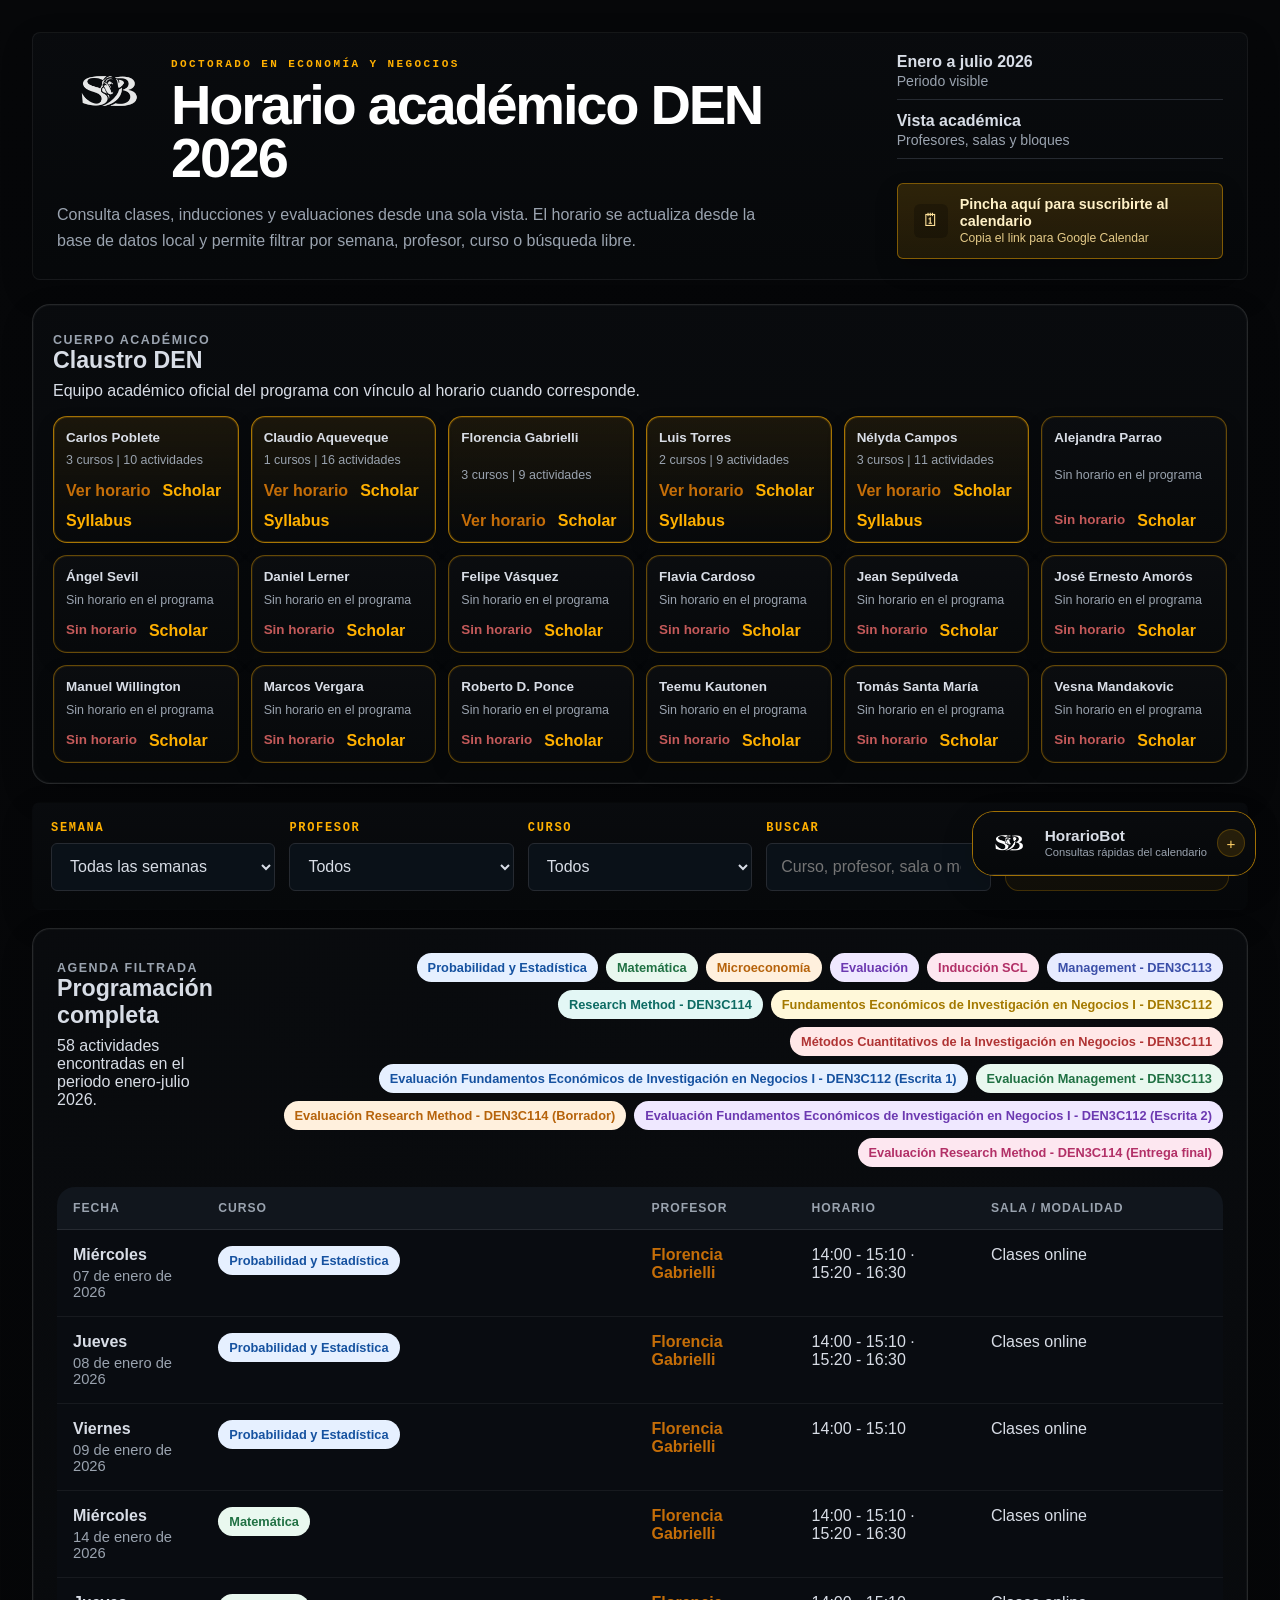
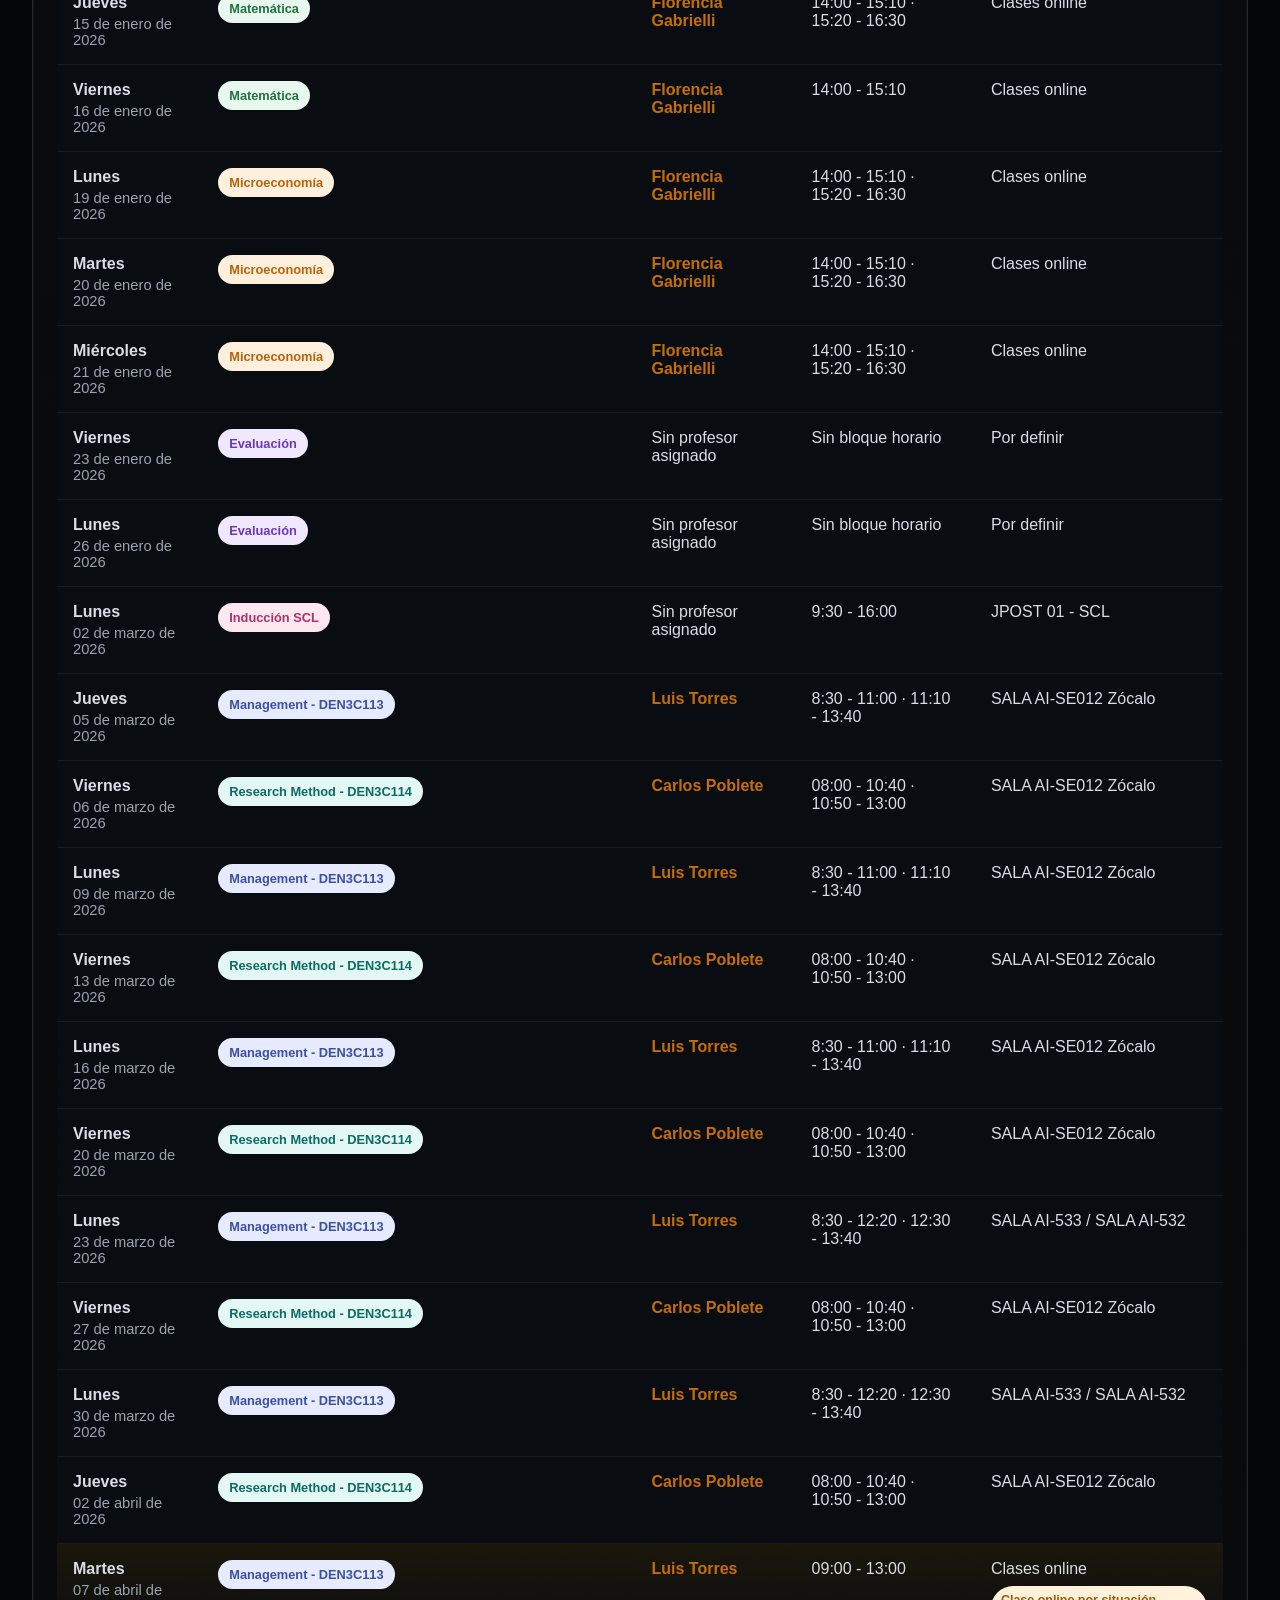
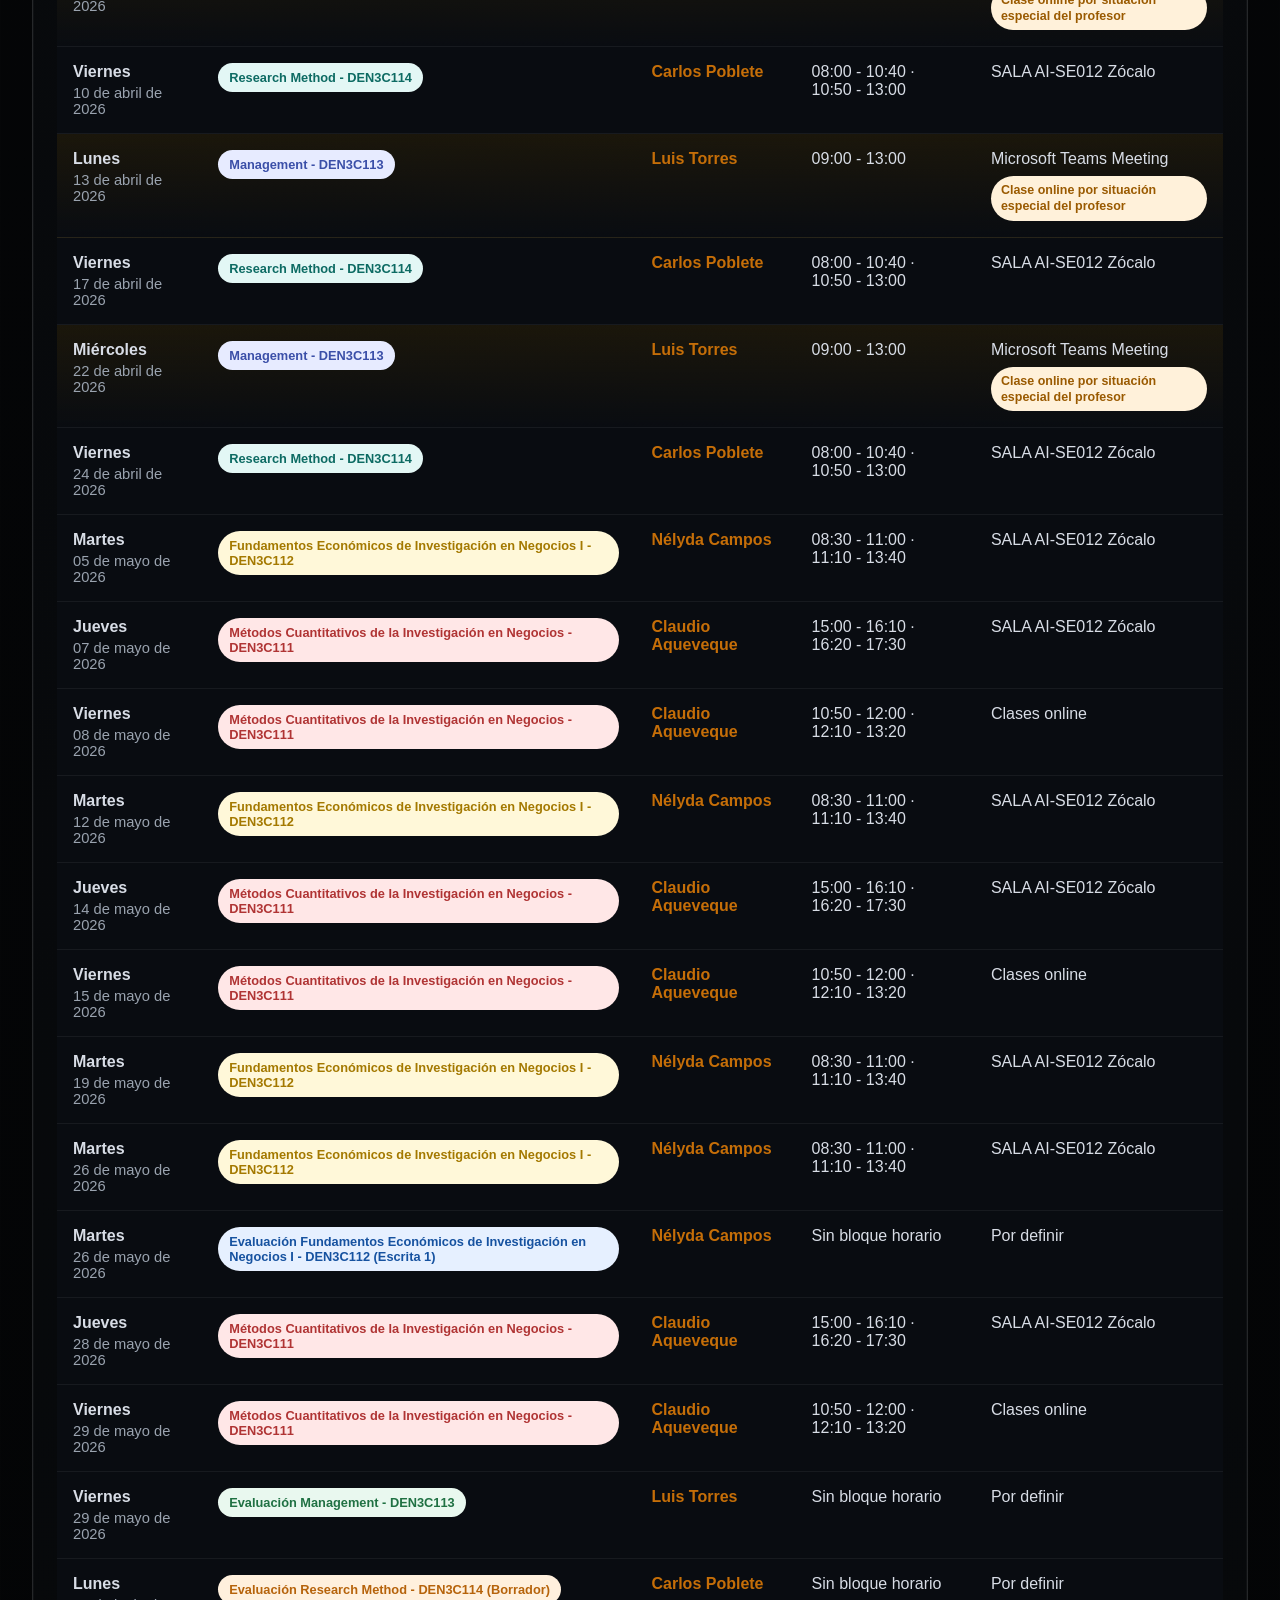
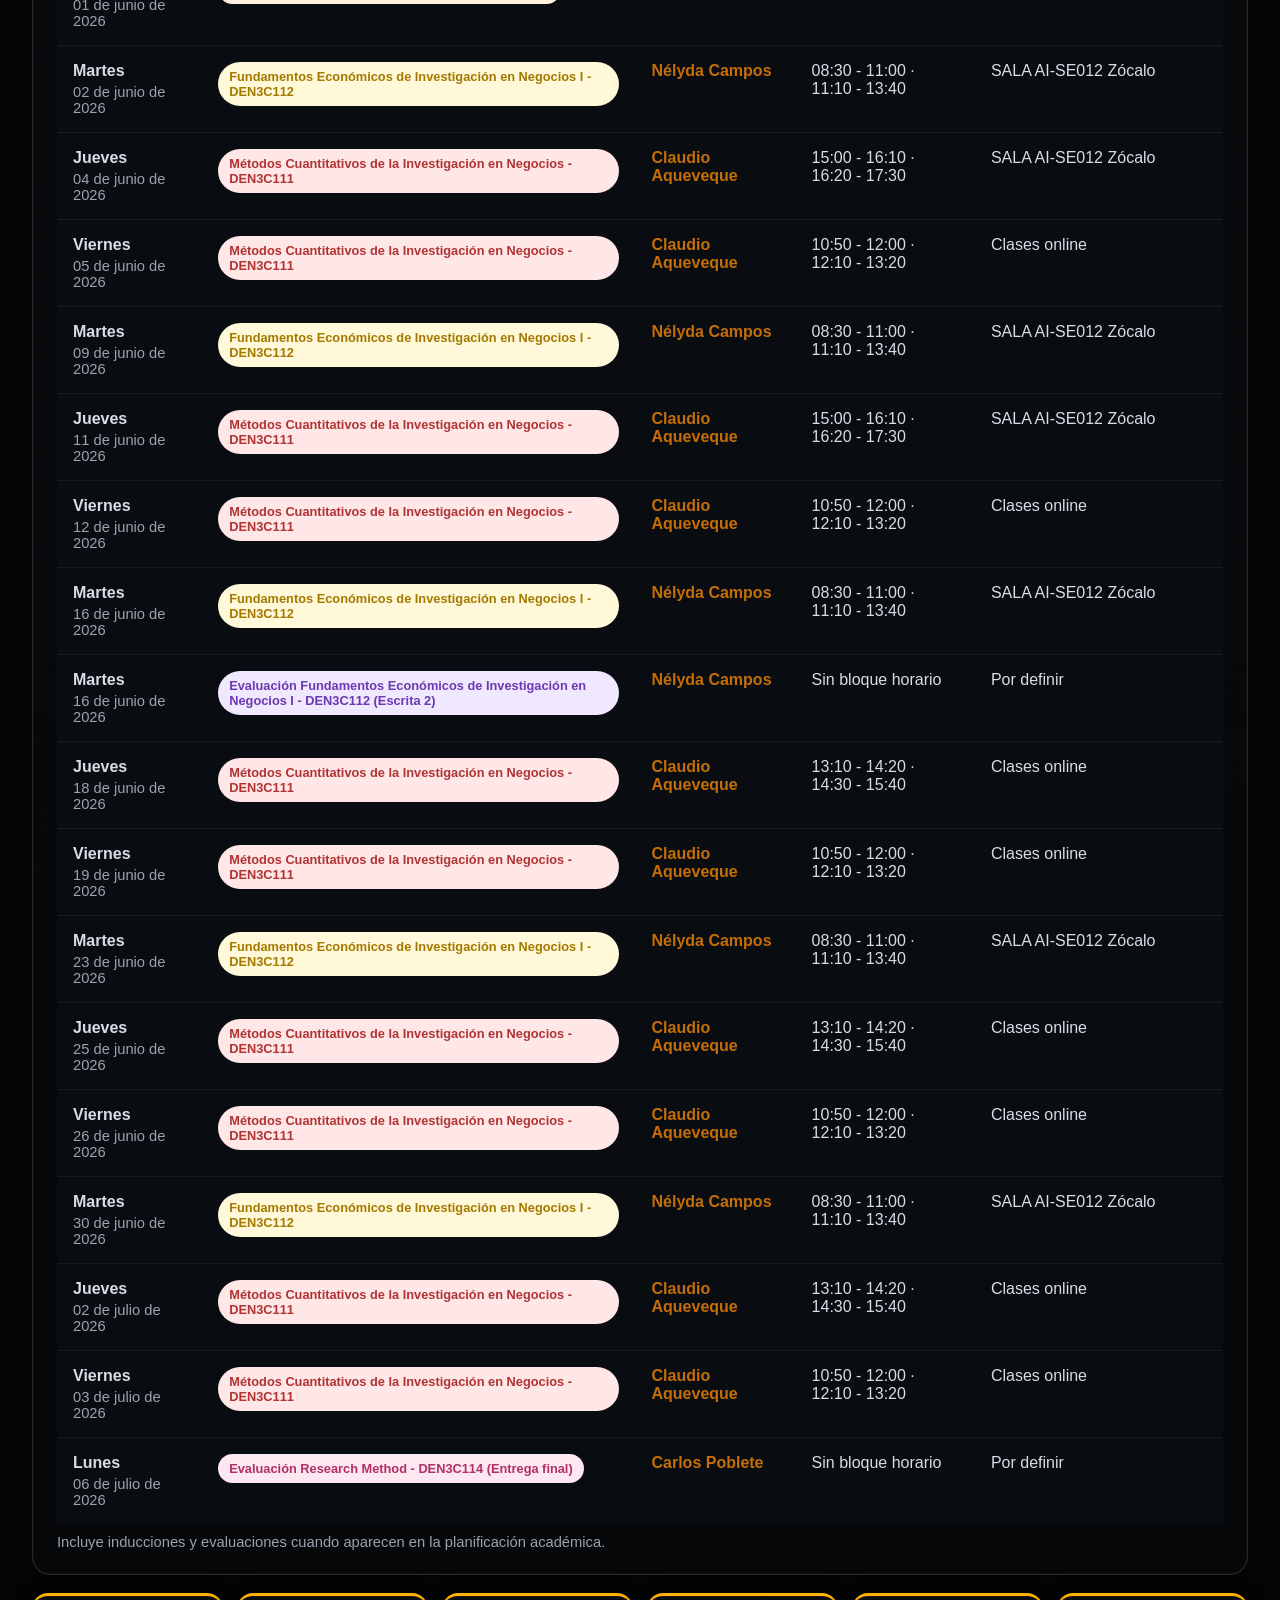
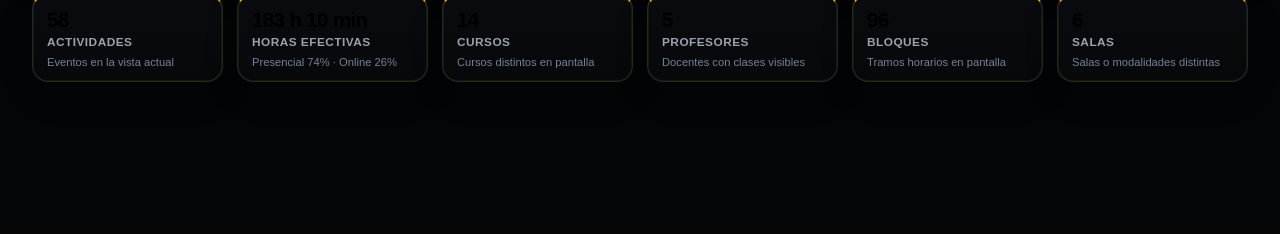
<file: index.html>
<!DOCTYPE html>
<html lang="es">
<head>
<meta charset="UTF-8">
<meta name="viewport" content="width=device-width, initial-scale=1.0">
<title>Horario DEN 2026 | Doctorado en Economía y Negocios UDD</title>
<link rel="stylesheet" href="styles/styles.css?v=20260508f">
<script src="scripts/schedule.js?v=20260508f" defer></script>
<script src="scripts/portal.js?v=20260508f" defer></script>
<script src="scripts/chatbot.js?v=20260508f" defer></script>
</head>
<body>
<main class="container">
<section class="hero">
<div class="hero-copy">
<div class="hero-brand">
<img class="hero-logo" src="logo_clean.png" alt="Logo UDD Negocios">
<div class="hero-brand-copy">
<p class="eyebrow">Doctorado en Economía y Negocios</p>
<h1>Horario académico DEN 2026</h1>
</div>
</div>
<p class="hero-text">
Consulta clases, inducciones y evaluaciones desde una sola vista. El horario se
actualiza desde la base de datos local y permite filtrar por semana, profesor,
curso o búsqueda libre.
</p>
</div>

<div class="hero-meta" aria-label="Resumen de cobertura del horario">
<article class="meta-card">
<strong>Enero a julio 2026</strong>
<span>Periodo visible</span>
</article>
<article class="meta-card">
<strong>Vista académica</strong>
<span>Profesores, salas y bloques</span>
</article>
<div class="meta-download-wrap">
<button id="subscribeICS" class="meta-subscribe" type="button">
<span class="meta-subscribe-icon" aria-hidden="true">🗓</span>
<span class="meta-subscribe-copy">
<strong>Pincha aquí para suscribirte al calendario</strong>
<span id="subscribeHint">Copia el link para Google Calendar</span>
</span>
</button>
</div>
</div>
</section>

<section class="workspace" aria-label="Panel de horario académico">
<section class="panel panel-compact faculty-band">
<header class="side-head">
<div>
<p class="section-label">Cuerpo académico</p>
<h2>Claustro DEN</h2>
<p>Equipo académico oficial del programa con vínculo al horario cuando corresponde.</p>
</div>
</header>
<div id="facultyGrid" class="faculty-band"></div>
</section>

<div class="toolbar">
<div class="control">
<label for="weekSelector">Semana</label>
<select id="weekSelector"></select>
</div>

<div class="control">
<label for="profSelector">Profesor</label>
<select id="profSelector"></select>
</div>

<div class="control">
<label for="courseSelector">Curso</label>
<select id="courseSelector"></select>
</div>

<div class="control">
<label for="searchInput">Buscar</label>
<input
id="searchInput"
name="searchInput"
type="search"
placeholder="Curso, profesor, sala o modalidad"
autocomplete="off"
>
</div>

<div class="control actions">
<button id="resetFilters" class="secondary-btn" type="button">
Limpiar filtros
</button>
</div>
</div>

<section class="active-filters" id="activeFilters" aria-live="polite"></section>

<div class="content-grid">
<section class="panel schedule-panel">
<header class="panel-head">
<div>
<p class="section-label">Agenda filtrada</p>
<h2 id="weekTitle">Cargando horario</h2>
<p id="weekSubtitle"></p>
</div>
<div class="legend" id="legend" aria-label="Cursos visibles"></div>
</header>

<div id="tableWrap" class="table-wrap" aria-live="polite"></div>

<footer class="footer-note">
Incluye inducciones y evaluaciones cuando aparecen en la planificación académica.
</footer>
</section>
</div>

<section class="summary" id="summary" aria-live="polite"></section>
</section>
</main>

<section id="den-chatbot" class="chatbot minimized" aria-label="Asistente del horario">
<header class="chat-header">
<div class="chat-brand">
<img class="chat-logo" src="logo_clean.png" alt="Logo UDD Negocios">
<div>
<span class="chat-title">HorarioBot</span>
<p class="chat-subtitle">Consultas rápidas del calendario</p>
</div>
</div>
<button
id="chat-toggle"
class="icon-btn"
aria-label="Abrir o cerrar chatbot"
aria-expanded="false"
type="button"
>
+
</button>
</header>

<div id="den-chat-window" class="chat-window" aria-live="polite"></div>
</section>
</body>
</html>
</file>
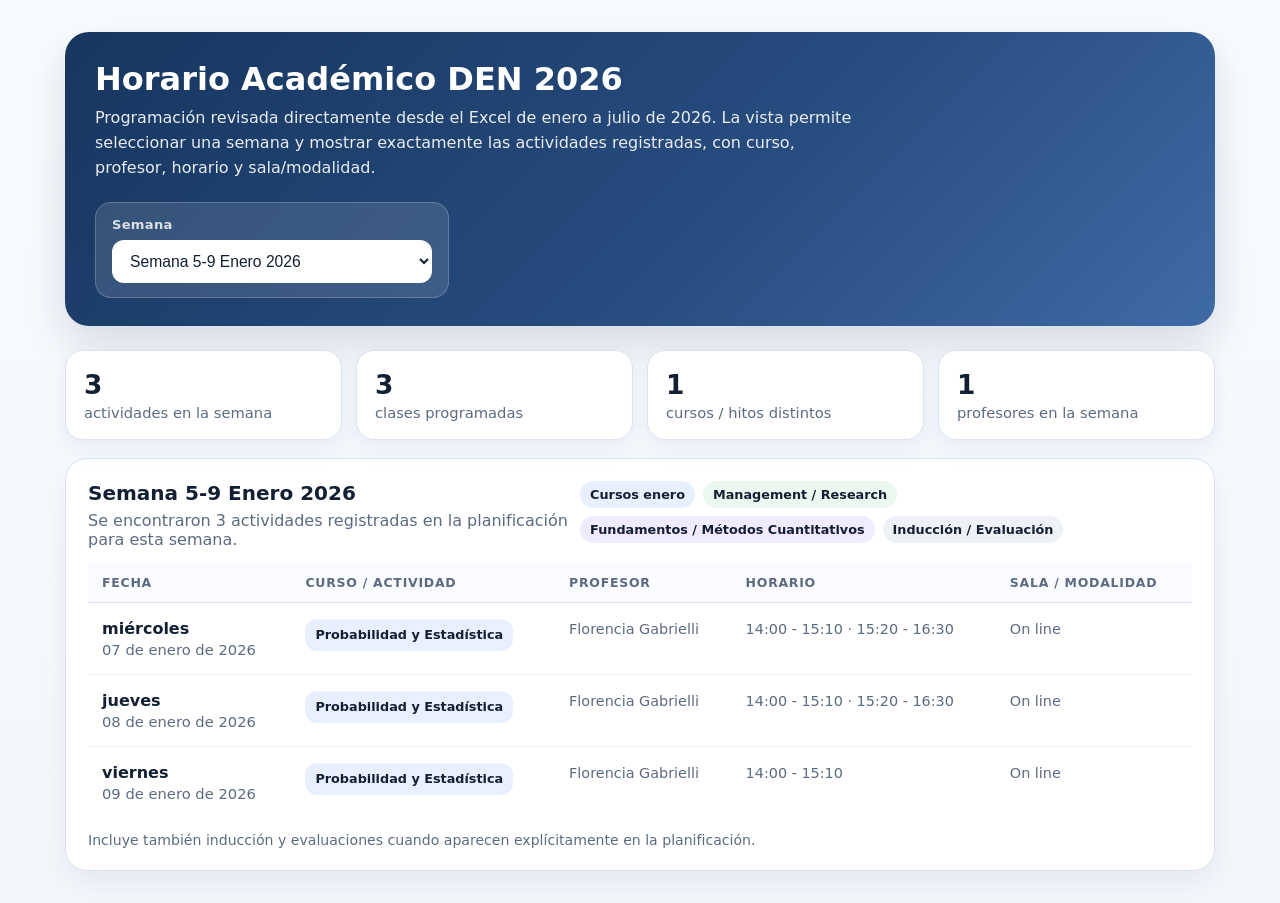
<file: horario.html>
<!DOCTYPE html>
<html lang="es">
<head>
<meta charset="UTF-8">
<meta name="viewport" content="width=device-width, initial-scale=1.0">
<title>Horario Académico DEN 2026</title>
<style>
:root {
  --bg:#f3f6fb; --card:#ffffff; --line:#dbe3ef; --text:#132033; --muted:#5c6b80;
  --blue:#e8f0ff; --green:#eaf8ef; --amber:#fff4df; --rose:#ffeaf0; --violet:#f1ebff; --slate:#eef2f7;
}
* { box-sizing:border-box; }
body {
  margin:0; padding:32px; background:linear-gradient(180deg,#f8fbff 0%,var(--bg) 100%);
  color:var(--text); font-family:Inter, ui-sans-serif, system-ui, -apple-system, BlinkMacSystemFont, "Segoe UI", sans-serif;
}
.container { max-width:1150px; margin:0 auto; }
.hero {
  background:linear-gradient(135deg,#17365f 0%,#264b7d 55%,#3e6aa6 100%);
  color:#fff; border-radius:24px; padding:28px 30px; box-shadow:0 18px 42px rgba(18,39,67,.14);
}
.hero h1 { margin:0 0 8px; font-size:2rem; }
.hero p { margin:0; max-width:760px; color:rgba(255,255,255,.9); line-height:1.55; }
.controls {
  margin-top:22px; display:flex; flex-wrap:wrap; gap:14px; align-items:end;
}
.control {
  background:rgba(255,255,255,.12); border:1px solid rgba(255,255,255,.2); border-radius:16px; padding:14px 16px;
}
.control label { display:block; font-size:.82rem; color:rgba(255,255,255,.82); margin-bottom:8px; font-weight:700; letter-spacing:.02em; }
select {
  min-width:320px; max-width:100%; padding:12px 14px; border-radius:12px; border:none; font-size:0.98rem;
  color:var(--text); background:#fff;
}
.summary {
  margin:24px 0 18px; display:grid; grid-template-columns:repeat(auto-fit,minmax(190px,1fr)); gap:14px;
}
.sum-card {
  background:var(--card); border:1px solid var(--line); border-radius:18px; padding:18px; box-shadow:0 8px 24px rgba(18,39,67,.06);
}
.sum-card .k { font-size:1.65rem; font-weight:800; margin-bottom:4px; }
.sum-card .v { color:var(--muted); font-size:.92rem; }
.panel {
  background:var(--card); border:1px solid var(--line); border-radius:22px; padding:22px; box-shadow:0 12px 28px rgba(18,39,67,.06);
}
.panel-head {
  display:flex; justify-content:space-between; align-items:flex-start; gap:12px; margin-bottom:14px;
}
.panel-head h2 { margin:0; font-size:1.25rem; }
.panel-head p { margin:6px 0 0; color:var(--muted); }
.legend { display:flex; flex-wrap:wrap; gap:8px; }
.badge {
  display:inline-flex; align-items:center; padding:6px 10px; border-radius:999px; font-size:.8rem; font-weight:700;
}
.b-blue{background:var(--blue)} .b-green{background:var(--green)} .b-amber{background:var(--amber)}
.b-rose{background:var(--rose)} .b-violet{background:var(--violet)} .b-slate{background:var(--slate)}
table { width:100%; border-collapse:separate; border-spacing:0; overflow:hidden; }
thead th {
  text-align:left; font-size:.78rem; text-transform:uppercase; letter-spacing:.06em; color:var(--muted);
  padding:12px 14px; background:#f9fbfe; border-bottom:1px solid var(--line);
}
tbody td {
  padding:16px 14px; border-bottom:1px solid #edf2f8; vertical-align:top;
}
tbody tr:last-child td { border-bottom:none; }
.datebox .day { font-weight:800; }
.datebox .date { color:var(--muted); font-size:.92rem; margin-top:3px; }
.course {
  display:inline-block; padding:7px 10px; border-radius:12px; font-weight:800; line-height:1.35;
}
.meta { color:var(--muted); font-size:.9rem; line-height:1.5; }
.empty {
  padding:36px 18px; text-align:center; color:var(--muted); border:1px dashed var(--line); border-radius:16px; background:#fbfdff;
}
.footer { margin-top:14px; color:var(--muted); font-size:.88rem; }
@media (max-width: 820px) {
  body { padding:18px; }
  .hero { padding:22px 20px; }
  select { min-width:100%; }
  .panel { padding:16px; }
  table, thead, tbody, tr, th, td { display:block; width:100%; }
  thead { display:none; }
  tbody tr { border:1px solid var(--line); border-radius:16px; margin-bottom:12px; overflow:hidden; }
  tbody td { border-bottom:1px solid #edf2f8; }
  tbody td:last-child { border-bottom:none; }
  tbody td::before {
    content:attr(data-label); display:block; font-size:.74rem; text-transform:uppercase; color:var(--muted); margin-bottom:6px; letter-spacing:.05em;
  }
}
</style>
</head>
<body>
<div class="container">
  <section class="hero">
    <h1>Horario Académico DEN 2026</h1>
    <p>Programación revisada directamente desde el Excel de enero a julio de 2026. La vista permite seleccionar una semana y mostrar exactamente las actividades registradas, con curso, profesor, horario y sala/modalidad.</p>
    <div class="controls">
      <div class="control">
        <label for="weekSelector">Semana</label>
        <select id="weekSelector"><option value="2026-01-05">Semana 5-9 Enero 2026</option>
<option value="2026-01-12">Semana 12-16 Enero 2026</option>
<option value="2026-01-19">Semana 19-23 Enero 2026</option>
<option value="2026-01-26">Semana 26-30 Enero 2026</option>
<option value="2026-03-02">Semana 2-6 Marzo 2026</option>
<option value="2026-03-09">Semana 9-13 Marzo 2026</option>
<option value="2026-03-16">Semana 16-20 Marzo 2026</option>
<option value="2026-03-23">Semana 23-27 Marzo 2026</option>
<option value="2026-03-30">Semana 30 Marzo - 3 Abril 2026</option>
<option value="2026-04-06">Semana 6-10 Abril 2026</option>
<option value="2026-04-13">Semana 13-17 Abril 2026</option>
<option value="2026-04-20">Semana 20-24 Abril 2026</option>
<option value="2026-05-04">Semana 4-8 Mayo 2026</option>
<option value="2026-05-11">Semana 11-15 Mayo 2026</option>
<option value="2026-05-18">Semana 18-22 Mayo 2026</option>
<option value="2026-05-25">Semana 25-29 Mayo 2026</option>
<option value="2026-06-01">Semana 1-5 Junio 2026</option>
<option value="2026-06-08">Semana 8-12 Junio 2026</option>
<option value="2026-06-15">Semana 15-19 Junio 2026</option>
<option value="2026-06-22">Semana 22-26 Junio 2026</option>
<option value="2026-06-29">Semana 29 Junio - 3 Julio 2026</option></select>
      </div>
    </div>
  </section>

  <section class="summary" id="summary"></section>

  <section class="panel">
    <div class="panel-head">
      <div>
        <h2 id="weekTitle">Semana</h2>
        <p id="weekSubtitle"></p>
      </div>
      <div class="legend">
        <span class="badge b-blue">Cursos enero</span>
        <span class="badge b-green">Management / Research</span>
        <span class="badge b-violet">Fundamentos / Métodos Cuantitativos</span>
        <span class="badge b-slate">Inducción / Evaluación</span>
      </div>
    </div>
    <div id="tableWrap"></div>
    <div class="footer">Incluye también inducción y evaluaciones cuando aparecen explícitamente en la planificación.</div>
  </section>
</div>

<script>
const schedule = [{"date": "2026-01-07", "course": "Probabilidad y Estadística", "professor": "Florencia Gabrielli", "time": "14:00 - 15:10 · 15:20 - 16:30", "location": "On line"}, {"date": "2026-01-08", "course": "Probabilidad y Estadística", "professor": "Florencia Gabrielli", "time": "14:00 - 15:10 · 15:20 - 16:30", "location": "On line"}, {"date": "2026-01-09", "course": "Probabilidad y Estadística", "professor": "Florencia Gabrielli", "time": "14:00 - 15:10", "location": "On line"}, {"date": "2026-01-14", "course": "Matemática", "professor": "Florencia Gabrielli", "time": "14:00 - 15:10 · 15:20 - 16:30", "location": "On line"}, {"date": "2026-01-15", "course": "Matemática", "professor": "Florencia Gabrielli", "time": "14:00 - 15:10 · 15:20 - 16:30", "location": "On line"}, {"date": "2026-01-16", "course": "Matemática", "professor": "Florencia Gabrielli", "time": "14:00 - 15:10", "location": "On line"}, {"date": "2026-01-19", "course": "Microeconomía", "professor": "Florencia Gabrielli", "time": "14:00 - 15:10 · 15:20 - 16:30", "location": "On line"}, {"date": "2026-01-20", "course": "Microeconomía", "professor": "Florencia Gabrielli", "time": "14:00 - 15:10 · 15:20 - 16:30", "location": "On line"}, {"date": "2026-01-21", "course": "Microeconomía", "professor": "Florencia Gabrielli", "time": "14:00 - 15:10 · 15:20 - 16:30", "location": "On line"}, {"date": "2026-01-23", "course": "Evaluación", "professor": "", "time": "", "location": ""}, {"date": "2026-01-26", "course": "Evaluación", "professor": "", "time": "", "location": ""}, {"date": "2026-03-02", "course": "Inducción SCL", "professor": "", "time": "9:30 - 16:00", "location": "JPOST 01 - SCL"}, {"date": "2026-03-05", "course": "Management - DEN3C113", "professor": "Luis Torres", "time": "8:30 - 11:00 · 11:10 - 13:40", "location": "SALA AI-SE012 Zócalo"}, {"date": "2026-03-06", "course": "Research Method - DEN3C114", "professor": "Carlos Poblete", "time": "08:00 - 10:40 · 10:50 - 13:00", "location": "SALA AI-SE012 Zócalo"}, {"date": "2026-03-09", "course": "Management - DEN3C113", "professor": "Luis Torres", "time": "8:30 - 11:00 · 11:10 - 13:40", "location": "SALA AI-SE012 Zócalo"}, {"date": "2026-03-13", "course": "Research Method - DEN3C114", "professor": "Carlos Poblete", "time": "08:00 - 10:40 · 10:50 - 13:00", "location": "SALA AI-SE012 Zócalo"}, {"date": "2026-03-16", "course": "Management - DEN3C113", "professor": "Luis Torres", "time": "8:30 - 11:00 · 11:10 - 13:40", "location": "SALA AI-SE012 Zócalo"}, {"date": "2026-03-20", "course": "Research Method - DEN3C114", "professor": "Carlos Poblete", "time": "08:00 - 10:40 · 10:50 - 13:00", "location": "SALA AI-SE012 Zócalo"}, {"date": "2026-03-23", "course": "Management - DEN3C113", "professor": "Luis Torres", "time": "8:30 - 12:20 · 12:30 - 13:40", "location": "SALA AI-533 / SALA AI-532"}, {"date": "2026-03-27", "course": "Research Method - DEN3C114", "professor": "Carlos Poblete", "time": "08:00 - 10:40 · 10:50 - 13:00", "location": "SALA AI-SE012 Zócalo"}, {"date": "2026-03-30", "course": "Management - DEN3C113", "professor": "Luis Torres", "time": "8:30 - 12:20 · 12:30 - 13:40", "location": "SALA AI-533 / SALA AI-532"}, {"date": "2026-04-02", "course": "Research Method - DEN3C114", "professor": "Carlos Poblete", "time": "08:00 - 10:40 · 10:50 - 13:00", "location": "SALA AI-SE012 Zócalo"}, {"date": "2026-04-06", "course": "Management - DEN3C113", "professor": "Luis Torres", "time": "8:30 - 12:20 · 12:30 - 13:40", "location": "SALA AI-533 / SALA AI-532"}, {"date": "2026-04-10", "course": "Research Method - DEN3C114", "professor": "Carlos Poblete", "time": "08:00 - 10:40 · 10:50 - 13:00", "location": "SALA AI-SE012 Zócalo"}, {"date": "2026-04-13", "course": "Management - DEN3C113", "professor": "Luis Torres", "time": "8:30 - 12:20 · 12:30 - 13:40", "location": "SALA AI-533 / SALA AI-532"}, {"date": "2026-04-17", "course": "Research Method - DEN3C114", "professor": "Carlos Poblete", "time": "08:00 - 10:40 · 10:50 - 13:00", "location": "SALA AI-SE012 Zócalo"}, {"date": "2026-04-20", "course": "Management - DEN3C113", "professor": "Luis Torres", "time": "8:30 - 11:00 · 11:10 - 13:40", "location": "SALA AI-533"}, {"date": "2026-04-24", "course": "Research Method - DEN3C114", "professor": "Carlos Poblete", "time": "08:00 - 10:40 · 10:50 - 13:00", "location": "SALA AI-SE012 Zócalo"}, {"date": "2026-05-05", "course": "Fundamentos Económicos de Investigación en Negocios I - DEN3C112", "professor": "Nélyda Campos", "time": "08:30 - 9:40 · 12:30 - 15:00", "location": "SALA AI-SA404 / SALA AI-SA404"}, {"date": "2026-05-07", "course": "Métodos Cuantitativos de la Investigación en Negocios - DEN3C111", "professor": "Claudio Aqueveque", "time": "13:10 - 14:20 · 14:30 - 15:40", "location": "SALA AI-SE012 Zócalo"}, {"date": "2026-05-08", "course": "Métodos Cuantitativos de la Investigación en Negocios - DEN3C111", "professor": "Claudio Aqueveque", "time": "10:50 - 12:00 · 12:10 - 13:20", "location": "Clases on-line"}, {"date": "2026-05-12", "course": "Fundamentos Económicos de Investigación en Negocios I - DEN3C112", "professor": "Nélyda Campos", "time": "08:30 - 11:00 · 11:10 - 13:40", "location": "SALA AI-SE012 Zócalo"}, {"date": "2026-05-14", "course": "Métodos Cuantitativos de la Investigación en Negocios - DEN3C111", "professor": "Claudio Aqueveque", "time": "13:10 - 14:20 · 14:30 - 15:40", "location": "SALA AI-SE012 Zócalo"}, {"date": "2026-05-15", "course": "Métodos Cuantitativos de la Investigación en Negocios - DEN3C111", "professor": "Claudio Aqueveque", "time": "10:50 - 12:00 · 12:10 - 13:20", "location": "Clases on-line"}, {"date": "2026-05-19", "course": "Fundamentos Económicos de Investigación en Negocios I - DEN3C112", "professor": "Nélyda Campos", "time": "08:30 - 9:40 · 12:30 - 15:00", "location": "SALA AI-SA404 / SALA AI-SA404"}, {"date": "2026-05-26", "course": "Fundamentos Económicos de Investigación en Negocios I - DEN3C112", "professor": "Nélyda Campos", "time": "08:30 - 11:00 · 11:10 - 13:40", "location": "SALA AI-SE012 Zócalo"}, {"date": "2026-05-28", "course": "Métodos Cuantitativos de la Investigación en Negocios - DEN3C111", "professor": "Claudio Aqueveque", "time": "13:10 - 14:20 · 14:30 - 15:40", "location": "SALA AI-SE012 Zócalo"}, {"date": "2026-05-29", "course": "Métodos Cuantitativos de la Investigación en Negocios - DEN3C111", "professor": "Claudio Aqueveque", "time": "10:50 - 12:00 · 12:10 - 13:20", "location": "Clases on-line"}, {"date": "2026-06-02", "course": "Fundamentos Económicos de Investigación en Negocios I - DEN3C112", "professor": "Nélyda Campos", "time": "08:30 - 9:40 · 12:30 - 15:00", "location": "SALA AI-SA404 / SALA AI-SA404"}, {"date": "2026-06-04", "course": "Métodos Cuantitativos de la Investigación en Negocios - DEN3C111", "professor": "Claudio Aqueveque", "time": "13:10 - 14:20 · 14:30 - 15:40", "location": "SALA AI-SE012 Zócalo"}, {"date": "2026-06-05", "course": "Métodos Cuantitativos de la Investigación en Negocios - DEN3C111", "professor": "Claudio Aqueveque", "time": "10:50 - 12:00 · 12:10 - 13:20", "location": "Clases on-line"}, {"date": "2026-06-09", "course": "Fundamentos Económicos de Investigación en Negocios I - DEN3C112", "professor": "Nélyda Campos", "time": "08:30 - 11:00 · 11:10 - 13:40", "location": "SALA AI-SE012 Zócalo"}, {"date": "2026-06-11", "course": "Métodos Cuantitativos de la Investigación en Negocios - DEN3C111", "professor": "Claudio Aqueveque", "time": "13:10 - 14:20 · 14:30 - 15:40", "location": "SALA AI-SE012 Zócalo"}, {"date": "2026-06-12", "course": "Métodos Cuantitativos de la Investigación en Negocios - DEN3C111", "professor": "Claudio Aqueveque", "time": "10:50 - 12:00 · 12:10 - 13:20", "location": "Clases on-line"}, {"date": "2026-06-16", "course": "Fundamentos Económicos de Investigación en Negocios I - DEN3C112", "professor": "Nélyda Campos", "time": "08:30 - 11:00 · 11:10 - 13:40", "location": "SALA AI-SE012 Zócalo"}, {"date": "2026-06-18", "course": "Métodos Cuantitativos de la Investigación en Negocios - DEN3C111", "professor": "Claudio Aqueveque", "time": "13:10 - 14:20 · 14:30 - 15:40", "location": "Clases on-line"}, {"date": "2026-06-19", "course": "Métodos Cuantitativos de la Investigación en Negocios - DEN3C111", "professor": "Claudio Aqueveque", "time": "10:50 - 12:00 · 12:10 - 13:20", "location": "Clases on-line"}, {"date": "2026-06-23", "course": "Fundamentos Económicos de Investigación en Negocios I - DEN3C112", "professor": "Nélyda Campos", "time": "08:30 - 9:40 · 12:30 - 15:00", "location": "SALA AI-SA404 / SALA AI-SA404"}, {"date": "2026-06-25", "course": "Métodos Cuantitativos de la Investigación en Negocios - DEN3C111", "professor": "Claudio Aqueveque", "time": "13:10 - 14:20 · 14:30 - 15:40", "location": "Clases on-line"}, {"date": "2026-06-26", "course": "Métodos Cuantitativos de la Investigación en Negocios - DEN3C111", "professor": "Claudio Aqueveque", "time": "10:50 - 12:00 · 12:10 - 13:20", "location": "Clases on-line"}, {"date": "2026-06-30", "course": "Fundamentos Económicos de Investigación en Negocios I - DEN3C112", "professor": "Nélyda Campos", "time": "08:30 - 9:40 · 12:30 - 15:00", "location": "SALA AI-SA404 / SALA AI-SA404"}, {"date": "2026-07-02", "course": "Métodos Cuantitativos de la Investigación en Negocios - DEN3C111", "professor": "Claudio Aqueveque", "time": "13:10 - 14:20 · 14:30 - 15:40", "location": "Clases on-line"}, {"date": "2026-07-03", "course": "Métodos Cuantitativos de la Investigación en Negocios - DEN3C111", "professor": "Claudio Aqueveque", "time": "10:50 - 12:00 · 12:10 - 13:20", "location": "Clases on-line"}];

function mondayOf(dateStr) {
  const d = new Date(dateStr + "T00:00:00");
  const weekday = (d.getDay() + 6) % 7;
  d.setDate(d.getDate() - weekday);
  return d.toISOString().slice(0,10);
}

function prettyDate(dateStr) {
  const d = new Date(dateStr + "T00:00:00");
  return d.toLocaleDateString("es-CL", { weekday:"long", day:"2-digit", month:"long", year:"numeric" });
}

function courseClass(course) {
  const c = course.toLowerCase();
  if (c.includes("management") || c.includes("research")) return "b-green";
  if (c.includes("fundamentos") || c.includes("métodos")) return "b-violet";
  if (c.includes("probabilidad") || c.includes("matemática") || c.includes("microeconomía")) return "b-blue";
  return "b-slate";
}

function renderSummary(rows) {
  const classes = rows.filter(r => !r.course.toLowerCase().includes("evaluación") && !r.course.toLowerCase().includes("inducción")).length;
  const courses = new Set(rows.map(r => r.course)).size;
  const profs = new Set(rows.map(r => r.professor).filter(Boolean)).size;
  document.getElementById("summary").innerHTML = `
    <article class="sum-card"><div class="k">${rows.length}</div><div class="v">actividades en la semana</div></article>
    <article class="sum-card"><div class="k">${classes}</div><div class="v">clases programadas</div></article>
    <article class="sum-card"><div class="k">${courses}</div><div class="v">cursos / hitos distintos</div></article>
    <article class="sum-card"><div class="k">${profs}</div><div class="v">profesores en la semana</div></article>
  `;
}

function renderWeek() {
  const weekStart = document.getElementById("weekSelector").value;
  const rows = schedule
    .filter(r => mondayOf(r.date) === weekStart)
    .sort((a,b) => a.date.localeCompare(b.date) || a.time.localeCompare(b.time));

  const titleOpt = document.querySelector(`#weekSelector option[value="${weekStart}"]`);
  document.getElementById("weekTitle").textContent = titleOpt ? titleOpt.textContent : "Semana seleccionada";
  document.getElementById("weekSubtitle").textContent = rows.length
    ? `Se encontraron ${rows.length} actividades registradas en la planificación para esta semana.`
    : "No hay actividades registradas para esta semana en la planificación.";

  renderSummary(rows);

  const wrap = document.getElementById("tableWrap");
  if (!rows.length) {
    wrap.innerHTML = `<div class="empty">No hay actividades cargadas para esta semana.</div>`;
    return;
  }

  wrap.innerHTML = `
    <table>
      <thead>
        <tr>
          <th>Fecha</th>
          <th>Curso / actividad</th>
          <th>Profesor</th>
          <th>Horario</th>
          <th>Sala / modalidad</th>
        </tr>
      </thead>
      <tbody>
        ${
          rows.map(r => `
            <tr>
              <td data-label="Fecha">
                <div class="datebox">
                  <div class="day">${prettyDate(r.date).split(",")[0]}</div>
                  <div class="date">${prettyDate(r.date).replace(/^[^,]+,\s*/, "")}</div>
                </div>
              </td>
              <td data-label="Curso / actividad">
                <span class="course badge ${courseClass(r.course)}">${r.course}</span>
              </td>
              <td data-label="Profesor"><div class="meta">${r.professor || "-"}</div></td>
              <td data-label="Horario"><div class="meta">${r.time || "-"}</div></td>
              <td data-label="Sala / modalidad"><div class="meta">${r.location || "-"}</div></td>
            </tr>
          `).join("")
        }
      </tbody>
    </table>
  `;
}

document.getElementById("weekSelector").addEventListener("change", renderWeek);
renderWeek();
</script>
</body>
</html>
</file>
<file: styles/styles.css>
:root{
--bg:#050608;
--bg-strong:#0b0d10;
--card:linear-gradient(180deg, rgba(9,11,14,.98), rgba(6,8,10,.99));
--line:#262a31;
--line-strong:#3a2c12;
--text:#d8dde6;
--muted:#9aa3af;
--brand:#050608;
--brand-2:#ffb000;
--brand-3:#ffd166;
--shadow:0 12px 34px rgba(0,0,0,.14);
--blue:#e6f0ff;
--green:#e9f8ef;
--orange:#fff0dd;
--purple:#efe8ff;
--pink:#fde7f0;
--indigo:#e7ebff;
--teal:#e3f7f5;
--yellow:#fff8d9;
--red:#ffe7e7;
--font-ui:"Space Grotesk","Aptos","Segoe UI",sans-serif;
--shadow-soft:0 14px 36px rgba(17,17,17,.06);
}

*{
box-sizing:border-box;
}

html{
scroll-behavior:smooth;
}

body{
margin:0;
padding:32px;
color:var(--text);
font-family:var(--font-ui);
background:linear-gradient(180deg, #060709 0%, #040506 100%);
}

button,
input,
select{
font:inherit;
}

button{
cursor:pointer;
}

a{
color:inherit;
}

.container{
max-width:1360px;
margin:0 auto 120px;
}

.hero{
display:grid;
grid-template-columns:minmax(0, 1.8fr) minmax(280px, .72fr);
gap:24px;
padding:20px 24px;
border-radius:8px;
background:linear-gradient(180deg, rgba(9,11,14,.98), rgba(6,8,10,.99));
color:#fff;
box-shadow:var(--shadow);
align-items:center;
min-height:0;
border:1px solid rgba(255,255,255,.06);
}

.hero-copy{
max-width:860px;
}

.hero-brand{
display:grid;
grid-template-columns:auto 1fr;
align-items:start;
column-gap:14px;
}

.hero-brand-copy{
display:flex;
flex-direction:column;
justify-content:center;
}

.hero-logo{
width:100px;
height:auto;
flex:0 0 auto;
margin:0;
filter:brightness(0) invert(1);
opacity:.9;
}

.eyebrow{
margin:0 0 8px;
font-size:11px;
letter-spacing:.22em;
text-transform:uppercase;
color:var(--brand-2);
opacity:1;
font-weight:700;
font-family:"IBM Plex Mono","Aptos Mono",monospace;
}

.hero h1{
margin:0;
font-size:clamp(34px, 5vw, 56px);
line-height:.95;
letter-spacing:-.04em;
}

.hero-text{
max-width:720px;
margin:18px 0 0;
line-height:1.6;
color:var(--muted);
}

.hero-meta{
display:grid;
gap:12px;
align-content:start;
}

.meta-card{
padding:0 0 10px;
border:none;
border-bottom:1px solid var(--line);
border-radius:0;
background:none;
backdrop-filter:none;
}

.meta-card:last-child{
padding-bottom:0;
border-bottom:none;
}

.meta-card strong,
.meta-card span{
display:block;
}

.meta-card strong{
font-size:1rem;
margin-bottom:2px;
color:var(--text);
}

.meta-card span{
font-size:.88rem;
color:var(--muted);
}

.meta-download-wrap{
display:flex;
flex-wrap:wrap;
align-items:center;
justify-content:flex-start;
gap:10px;
min-height:auto;
padding-top:12px;
}

.meta-subscribe{
display:inline-flex;
align-items:center;
justify-content:flex-start;
gap:12px;
width:100%;
min-height:56px;
padding:12px 16px;
border-radius:6px;
background:linear-gradient(180deg, rgba(255,176,0,.16), rgba(255,176,0,.1));
color:#ffe29a;
font:inherit;
text-align:left;
cursor:pointer;
transition:transform .16s ease, box-shadow .16s ease, background .16s ease;
border:1px solid rgba(255,176,0,.42);
box-shadow:0 10px 22px rgba(0,0,0,.22);
}

.meta-subscribe:hover,
.meta-subscribe:focus-visible{
background:linear-gradient(180deg, rgba(255,176,0,.24), rgba(255,176,0,.14));
color:#fff1c7;
transform:translateY(-1px);
box-shadow:0 14px 26px rgba(0,0,0,.28);
outline:none;
}

.meta-subscribe-icon{
display:inline-flex;
align-items:center;
justify-content:center;
width:34px;
height:34px;
border-radius:6px;
background:rgba(0,0,0,.24);
font-size:1.1rem;
flex:0 0 auto;
}

.meta-subscribe-copy{
display:flex;
flex-direction:column;
gap:2px;
min-width:0;
}

.meta-subscribe-copy strong{
display:block;
font-size:.9rem;
line-height:1.15;
color:#fff1c7;
}

.meta-subscribe-copy span{
display:block;
font-size:.76rem;
line-height:1.2;
color:rgba(255,226,154,.88);
}

.workspace{
margin-top:24px;
display:flex;
flex-direction:column;
gap:18px;
}

.toolbar{
display:grid;
grid-template-columns:repeat(5, minmax(0, 1fr));
gap:14px;
padding:18px;
background:linear-gradient(180deg, rgba(9,11,14,.98), rgba(6,8,10,.99));
border:1px solid rgba(0,0,0,.06);
border-radius:8px;
backdrop-filter:none;
box-shadow:var(--shadow);
}

.control{
display:flex;
flex-direction:column;
gap:8px;
}

.control label{
font-size:12px;
font-weight:700;
letter-spacing:.14em;
text-transform:uppercase;
color:var(--brand-2);
font-family:"IBM Plex Mono","Aptos Mono",monospace;
}

select,
input{
width:100%;
min-height:48px;
padding:12px 14px;
border:1px solid var(--line);
border-radius:6px;
background:#0a1118;
color:var(--text);
outline:none;
transition:border-color .16s ease, box-shadow .16s ease, transform .16s ease;
}

select:focus,
input:focus{
border-color:var(--brand-2);
box-shadow:0 0 0 4px rgba(242,140,24,.14);
}

.actions{
justify-content:flex-end;
}

.primary-btn,
.secondary-btn,
.text-btn,
.icon-btn{
border:none;
border-radius:14px;
transition:transform .16s ease, box-shadow .16s ease, background .16s ease;
}

.primary-btn,
.secondary-btn{
min-height:48px;
font-weight:700;
}

.primary-btn{
background:var(--brand);
color:#fff;
box-shadow:0 10px 24px rgba(17,17,17,.18);
}

.primary-btn:hover,
.secondary-btn:hover,
.text-btn:hover,
.icon-btn:hover,
.badge-button:hover,
.legend-course:hover,
.den-buttons button:hover{
transform:translateY(-1px);
}

.secondary-btn{
background:rgba(255,176,0,.05);
color:#ffd166;
border:1px solid rgba(255,176,0,.22);
}

.text-btn{
padding:0;
background:none;
color:#c56e08;
font-weight:700;
}

.text-link{
font-weight:700;
color:var(--brand-2);
text-decoration:none;
}

.course-cell{
display:flex;
flex-direction:column;
align-items:flex-start;
gap:8px;
}

.course-syllabus-link{
font-size:.82rem;
}

.text-muted{
color:var(--muted);
font-weight:700;
font-size:.84rem;
}

.text-muted-alert{
color:#c45a5a;
}

.summary{
margin:0;
display:grid;
grid-template-columns:repeat(auto-fit, minmax(180px, 1fr));
gap:14px;
}

.active-filters{
display:none;
flex-wrap:wrap;
gap:10px;
margin:0 0 18px;
}

.active-filters.is-visible{
display:flex;
}

.sum-card,
.panel,
.chatbot{
background:var(--card);
border:1px solid rgba(255,255,255,.12);
box-shadow:var(--shadow);
}

.sum-card{
padding:14px 14px 12px;
border-radius:16px;
text-align:left;
border-top:3px solid var(--brand-2);
box-shadow:inset 0 0 0 1px rgba(255,176,0,.08), var(--shadow);
}

.sum-card .k{
font-size:1.28rem;
font-weight:800;
line-height:1;
letter-spacing:-.03em;
}

.sum-card .v{
margin-top:4px;
font-size:.74rem;
font-weight:700;
letter-spacing:.04em;
text-transform:uppercase;
color:var(--muted);
}

.sum-helper{
margin-top:6px;
font-size:.7rem;
line-height:1.25;
color:#748298;
}

.summary-action{
cursor:pointer;
transition:transform .16s ease, box-shadow .16s ease, border-color .16s ease, background .16s ease;
}

.summary-action:hover,
.summary-action:focus-visible{
transform:translateY(-1px);
border-color:rgba(255,176,0,.4);
box-shadow:0 14px 28px rgba(0,0,0,.24);
background:linear-gradient(180deg, rgba(12,14,17,.98), rgba(8,10,12,.99));
}

.filter-chip{
display:inline-flex;
align-items:center;
gap:8px;
padding:10px 14px;
border:1px solid #d7e2f0;
border-radius:999px;
background:rgba(255,255,255,.84);
color:var(--brand);
font-weight:700;
box-shadow:0 6px 16px rgba(20,38,62,.05);
}

.content-grid{
display:block;
width:100%;
}

.faculty-band{
margin:0;
}

.faculty-band-grid{
display:grid;
grid-template-columns:repeat(6, minmax(0, 1fr));
gap:12px;
margin-top:16px;
}

.panel{
border-radius:18px;
padding:24px;
box-shadow:inset 0 0 0 1px rgba(255,255,255,.03), var(--shadow);
}

.panel-compact{
padding:20px;
}

.schedule-panel{
min-height:auto;
width:100%;
}

.panel-head,
.side-head{
display:flex;
justify-content:space-between;
align-items:flex-start;
gap:16px;
}

.section-label{
margin:0 0 8px;
font-size:.78rem;
font-weight:800;
letter-spacing:.12em;
text-transform:uppercase;
color:var(--muted);
}

.panel-head h2,
.side-head h2{
margin:0;
font-size:1.45rem;
}

.panel-head p,
.side-head p{
margin:8px 0 0;
}

.legend{
display:flex;
flex-wrap:wrap;
gap:8px;
justify-content:flex-end;
}

.table-wrap{
margin-top:20px;
overflow:auto;
}

table{
width:100%;
border-collapse:separate;
border-spacing:0;
}

thead th{
padding:14px 16px;
text-align:left;
font-size:.76rem;
font-weight:800;
letter-spacing:.08em;
text-transform:uppercase;
color:var(--muted);
background:#11161d;
border-bottom:1px solid var(--line);
}

thead th:first-child{
border-top-left-radius:18px;
}

thead th:last-child{
border-top-right-radius:18px;
}

tbody tr{
background:#090c11;
}

tbody tr.row-special-change{
background:linear-gradient(180deg, rgba(255,176,0,.08) 0%, #090c11 100%);
}

tbody td{
padding:16px;
border-bottom:1px solid rgba(255,255,255,.06);
vertical-align:top;
}

tbody tr:last-child td{
border-bottom:none;
}

.datebox .day{
font-weight:800;
text-transform:capitalize;
}

.datebox .date{
margin-top:4px;
color:var(--muted);
font-size:.92rem;
}

.footer-note{
margin-top:10px;
font-size:.92rem;
color:var(--muted);
}

.special-change-note{
margin-top:8px;
display:inline-flex;
padding:6px 10px;
border-radius:999px;
background:#fff1da;
color:#9a5a00;
font-size:.78rem;
font-weight:800;
line-height:1.3;
}

.badge{
display:inline-flex;
align-items:center;
padding:7px 11px;
border-radius:999px;
font-size:.8rem;
font-weight:800;
border:none;
}

.badge-button,
.legend-course{
box-shadow:none;
}

.badge-button{
text-align:left;
}

.legend-course{
cursor:pointer;
}

.professor-cell{
display:flex;
flex-direction:column;
align-items:flex-start;
gap:8px;
}

.professor-top-row{
display:flex;
flex-wrap:wrap;
align-items:center;
gap:10px;
}

.professor-trigger{
text-align:left;
}

.professor-syllabus-link{
color:#ffbf47;
}

.scholar-link{
display:inline-flex;
align-items:center;
padding:6px 10px;
border-radius:999px;
background:rgba(255,176,0,.08);
color:#ffd166;
text-decoration:none;
font-size:.82rem;
font-weight:700;
}

.stack-list{
display:grid;
gap:10px;
margin-top:16px;
}

.faculty-spotlight{
padding:12px;
border:1px solid rgba(255,176,0,.42);
border-radius:14px;
background:linear-gradient(180deg, rgba(11,13,16,.98) 0%, rgba(7,9,11,.99) 100%);
}

.faculty-band-grid .faculty-spotlight{
min-height:100%;
}

.faculty-card{
display:flex;
flex-direction:column;
justify-content:space-between;
box-shadow:0 10px 24px rgba(20,38,62,.06);
}

.faculty-card-active{
border-color:rgba(255,176,0,.62);
background:linear-gradient(180deg, rgba(255,176,0,.08) 0%, rgba(7,9,11,.99) 100%);
box-shadow:inset 0 0 0 1px rgba(255,176,0,.16), 0 8px 18px rgba(0,0,0,.2);
}

.faculty-card-muted{
border-color:rgba(255,176,0,.38);
background:linear-gradient(180deg, rgba(11,13,16,.98) 0%, rgba(7,9,11,.99) 100%);
box-shadow:inset 0 0 0 1px rgba(255,176,0,.08), 0 8px 18px rgba(0,0,0,.2);
}

.faculty-spotlight-top{
display:flex;
justify-content:space-between;
align-items:flex-start;
gap:12px;
}

.faculty-spotlight h3{
margin:0;
font-size:.84rem;
line-height:1.3;
}

.compact-actions{
margin-top:4px;
gap:6px;
}

.faculty-directory-link{
display:inline-flex;
align-items:center;
margin-top:16px;
font-weight:800;
color:var(--brand);
text-decoration:none;
font-size:.92rem;
}

.muted-copy{
margin:10px 0 0;
font-size:.92rem;
color:var(--muted);
line-height:1.45;
}

.faculty-card .muted-copy{
margin-top:6px;
font-size:.78rem;
line-height:1.3;
}

.faculty-band-empty{
margin:0;
}

.card-actions{
display:flex;
flex-wrap:wrap;
gap:12px;
margin-top:14px;
}

.mini-pill{
display:inline-flex;
align-items:center;
padding:6px 10px;
border-radius:999px;
background:#edf5ff;
color:var(--brand-2);
font-size:.74rem;
font-weight:800;
}

.empty{
padding:40px 20px;
border:1px dashed var(--line-strong);
border-radius:18px;
background:#fbfdff;
text-align:center;
color:var(--muted);
}

.empty-title{
display:block;
font-size:1rem;
color:var(--text);
}

.empty-copy{
max-width:560px;
margin:12px auto 0;
line-height:1.6;
}

.empty-actions{
margin-top:18px;
display:flex;
justify-content:center;
}

.chatbot{
position:fixed;
right:24px;
bottom:24px;
width:min(380px, calc(100vw - 24px));
border-radius:22px;
overflow:hidden;
z-index:20;
border:1px solid rgba(255,176,0,.62) !important;
}

.chatbot.minimized{
width:auto;
min-width:0;
max-width:min(760px, calc(100vw - 24px));
}

.chat-header{
display:flex;
justify-content:space-between;
align-items:center;
gap:16px;
padding:16px 18px;
background:linear-gradient(180deg, rgba(9,11,14,.98), rgba(6,8,10,.99));
color:var(--text);
border-bottom:1px solid rgba(255,255,255,.08);
}

.chatbot.minimized .chat-header{
padding:6px 10px;
gap:10px;
}

.chat-brand{
display:flex;
align-items:center;
gap:12px;
min-width:0;
}

.chat-logo{
width:76px;
height:76px;
object-fit:contain;
display:block;
filter:brightness(0) invert(1);
}

.chatbot.minimized .chat-logo{
width:50px;
height:50px;
}

.chatbot.minimized .chat-title{
font-size:.96rem;
line-height:1.05;
}

.chatbot.minimized .chat-subtitle{
font-size:.7rem;
}

.chatbot.minimized .icon-btn{
width:28px;
height:28px;
font-size:.95rem;
}

.chat-title{
display:block;
font-weight:800;
}

.chat-subtitle{
margin:2px 0 0;
font-size:.84rem;
color:var(--muted);
opacity:1;
}

.icon-btn{
width:38px;
height:38px;
background:rgba(255,176,0,.12);
color:var(--brand-3);
font-size:1.25rem;
border:1px solid rgba(255,176,0,.22);
}

.chat-window{
max-height:420px;
padding:16px;
overflow:auto;
background:linear-gradient(180deg, rgba(9,11,14,.98), rgba(6,8,10,.99));
}

.chatbot.minimized .chat-window{
display:none;
}

.chat-copy{
font-weight:700;
color:var(--brand-3);
}

.chat-empty{
margin:14px 0 0;
color:var(--muted);
}

.chat-inline-btn{
display:inline-flex;
align-items:center;
padding:8px 12px;
border:1px solid rgba(255,176,0,.28);
border-radius:6px;
background:rgba(255,176,0,.06);
color:#ffd166;
font:inherit;
font-weight:700;
cursor:pointer;
}

.chat-inline-btn:hover,
.chat-inline-btn:focus-visible{
background:rgba(255,176,0,.12);
}

.chat-results{
display:grid;
gap:12px;
margin-top:14px;
}

.chat-card{
padding:14px;
border:1px solid rgba(255,176,0,.24);
border-radius:10px;
background:#0a1118;
}

.chat-card h3{
margin:0;
font-size:1rem;
color:var(--text);
}

.chat-meta{
margin:8px 0 0;
font-size:.9rem;
line-height:1.5;
color:var(--muted);
}

.den-buttons{
display:grid;
gap:10px;
margin-top:14px;
}

.den-buttons button{
padding:12px 14px;
border:1px solid rgba(255,176,0,.28);
border-radius:10px;
background:#0a1118;
color:var(--text);
text-align:left;
font-weight:700;
box-shadow:inset 0 0 0 1px rgba(255,176,0,.04);
}

.den-buttons button:hover,
.den-buttons button:focus-visible{
background:rgba(255,176,0,.08);
color:#ffe29a;
}

.c-blue{background:var(--blue);color:#1652a0;}
.c-green{background:var(--green);color:#207143;}
.c-orange{background:var(--orange);color:#b6630b;}
.c-purple{background:var(--purple);color:#6c39b1;}
.c-pink{background:var(--pink);color:#b23067;}
.c-indigo{background:var(--indigo);color:#3b4fa8;}
.c-teal{background:var(--teal);color:#0d6b63;}
.c-yellow{background:var(--yellow);color:#a47900;}
.c-red{background:var(--red);color:#b03434;}

@media (max-width:1180px){
.toolbar{
grid-template-columns:repeat(2, minmax(0, 1fr));
}

.faculty-band-grid{
grid-template-columns:repeat(3, minmax(0, 1fr));
}
}

@media (max-width:820px){
body{
padding:18px;
}

.container{
margin-bottom:96px;
}

.hero{
grid-template-columns:1fr;
padding:24px;
}

.hero-brand{
align-items:flex-start;
}

.toolbar{
grid-template-columns:1fr;
}

.panel-head,
.side-head{
flex-direction:column;
}

.legend{
justify-content:flex-start;
}

.faculty-band-grid{
grid-template-columns:repeat(2, minmax(0, 1fr));
}

table,
thead,
tbody,
tr,
td{
display:block;
width:100%;
}

thead{
display:none;
}

tbody{
display:grid;
gap:12px;
}

tbody tr{
border:1px solid var(--line);
border-radius:18px;
overflow:hidden;
}

tbody td{
padding:14px 16px;
border-bottom:1px solid #edf2f7;
}

tbody td:last-child{
border-bottom:none;
}

tbody td::before{
content:attr(data-label);
display:block;
margin-bottom:6px;
font-size:.75rem;
font-weight:800;
letter-spacing:.08em;
text-transform:uppercase;
color:var(--muted);
}

.chatbot{
right:12px;
bottom:12px;
width:calc(100vw - 24px);
}
}

@media (max-width:560px){
.summary,
.summary-sidebar{
grid-template-columns:1fr;
}

.faculty-band-grid{
grid-template-columns:1fr;
}

.sum-card{
padding:18px;
}

.sum-card .k{
font-size:1.55rem;
}
}
</file>
